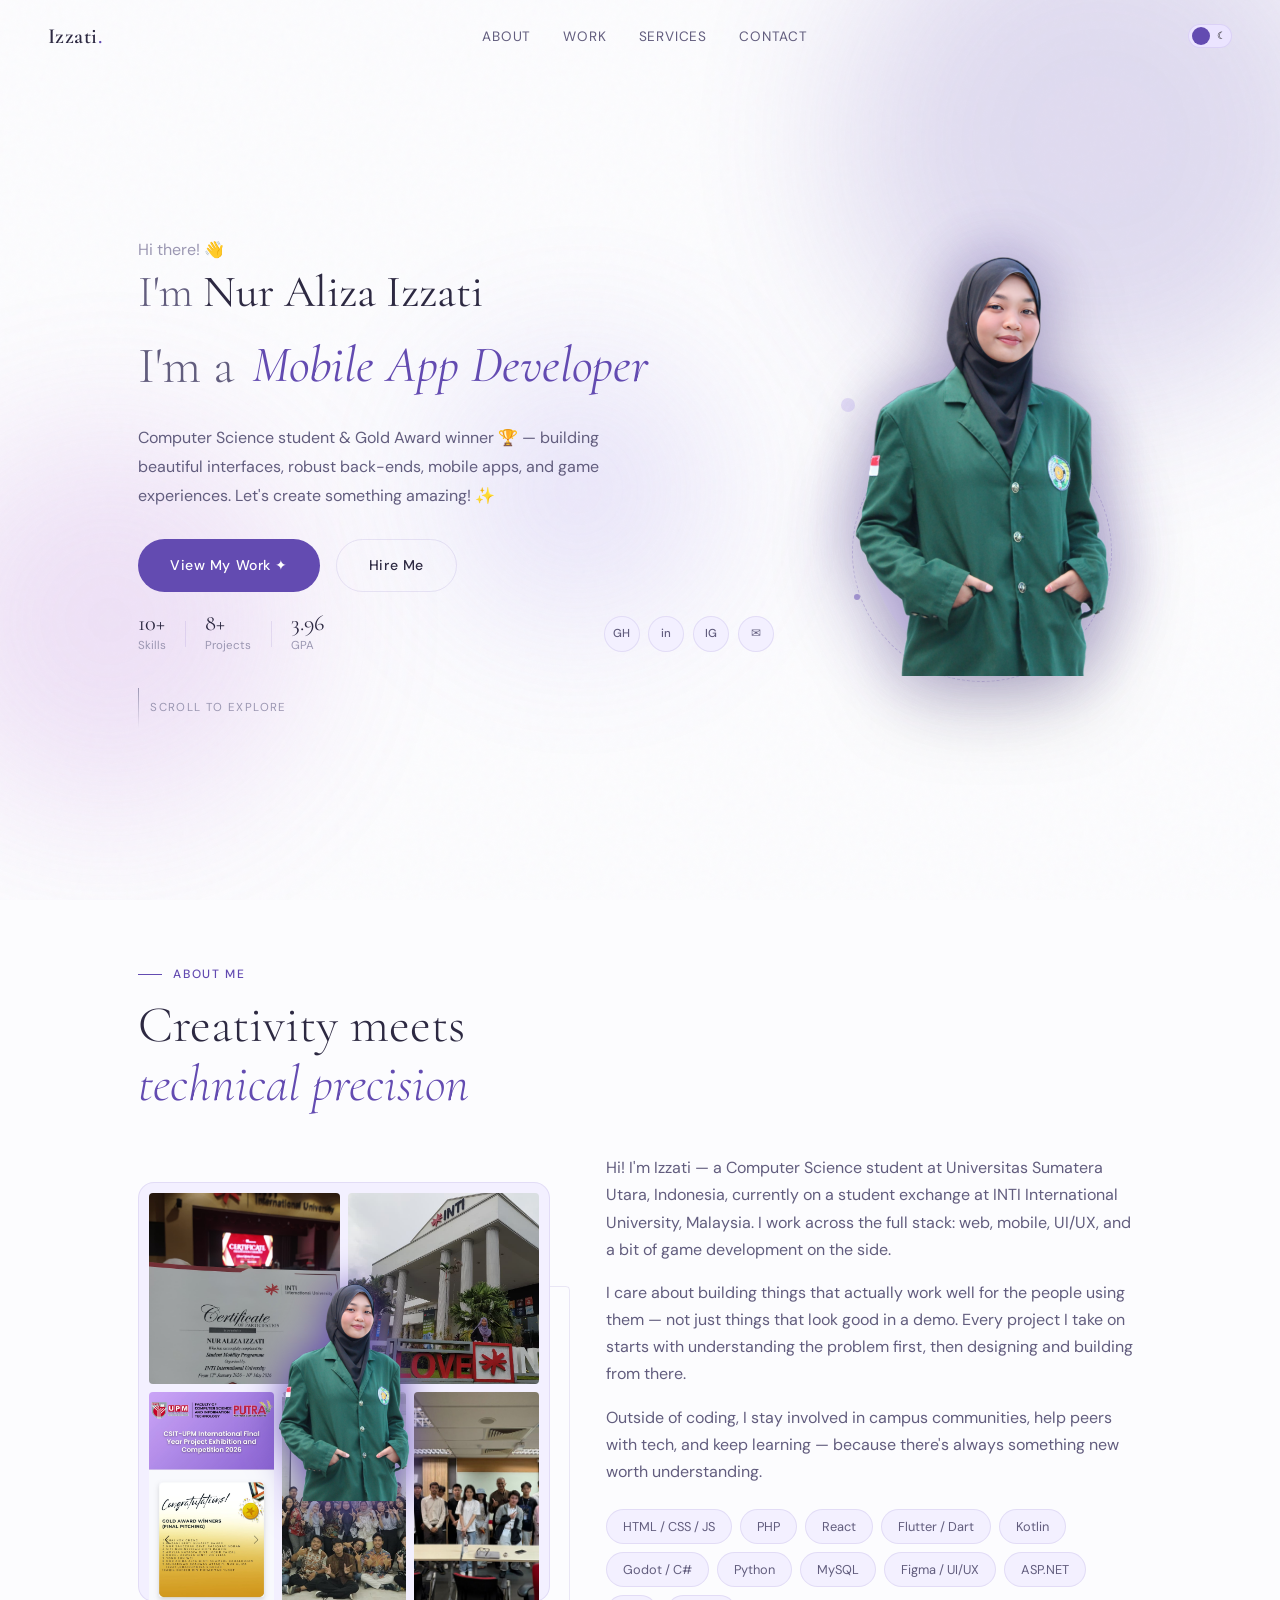
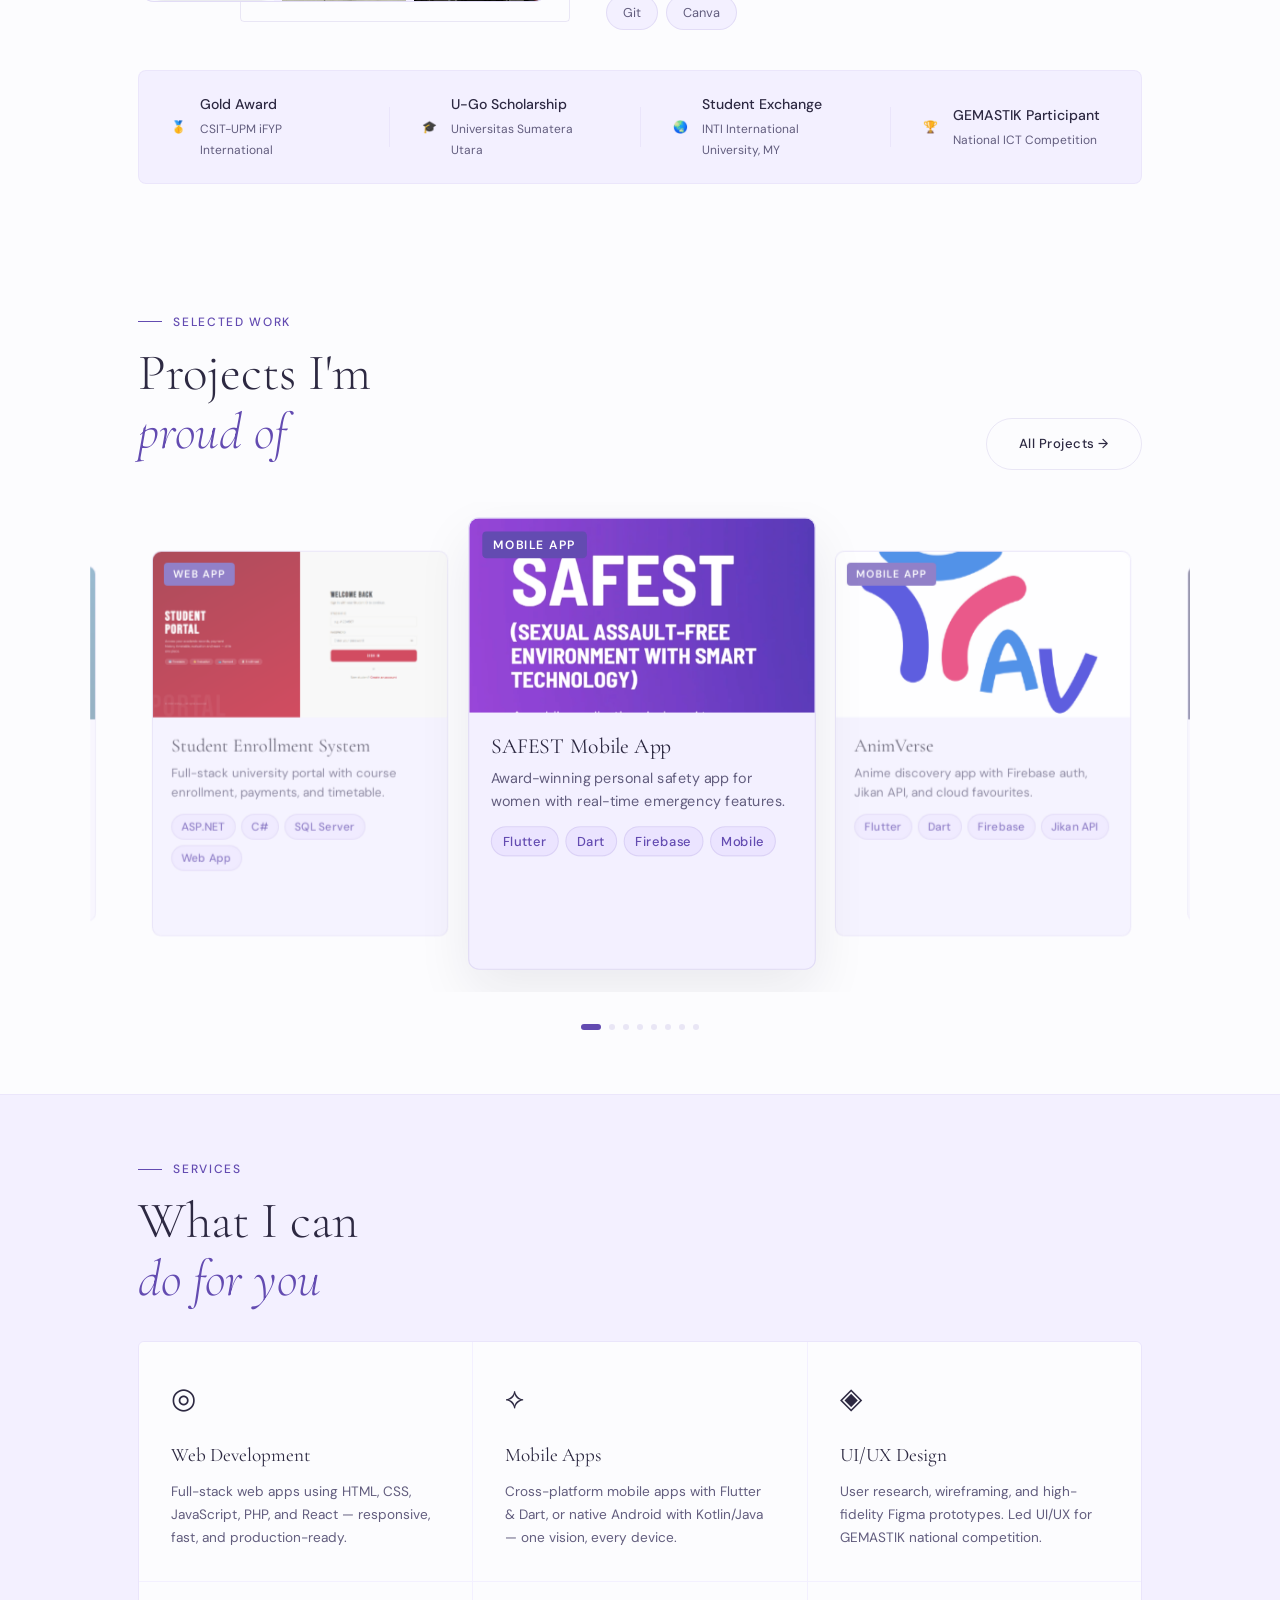
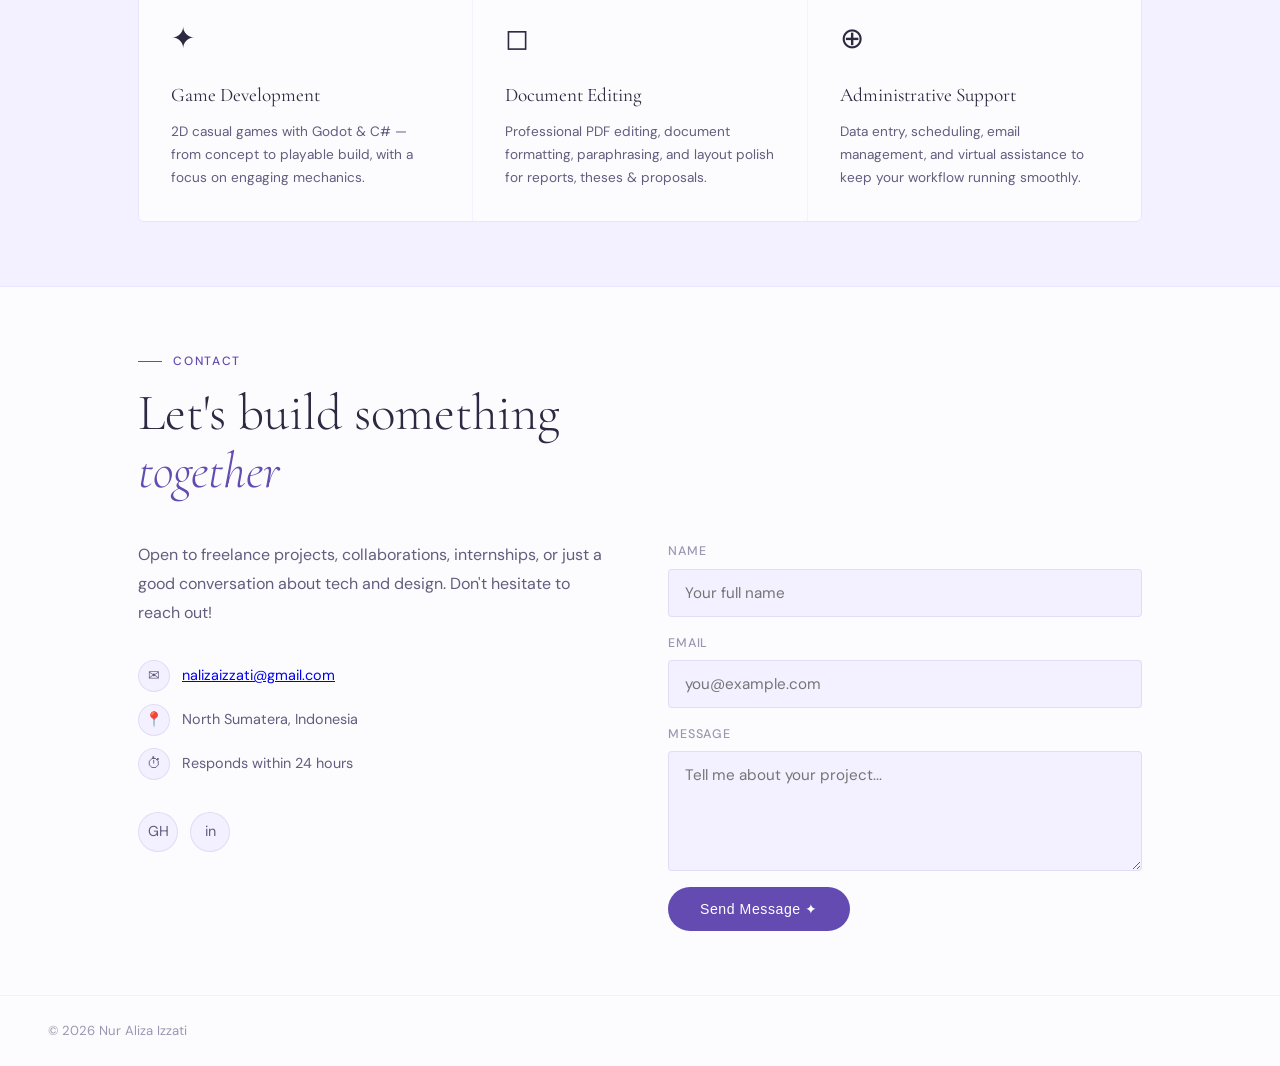
<file: index.html>
<!DOCTYPE html>
<html lang="en" data-theme="light">
<head>
  <meta charset="UTF-8" />
  <meta name="viewport" content="width=device-width, initial-scale=1.0" />
  <title>Nur Aliza Izzati — Portfolio</title>
  <link rel="preconnect" href="https://fonts.googleapis.com" />
  <link rel="preconnect" href="https://fonts.gstatic.com" crossorigin />
  <link href="https://fonts.googleapis.com/css2?family=Cormorant+Garamond:ital,wght@0,300;0,400;0,600;1,300;1,400&family=DM+Sans:wght@300;400;500&display=swap" rel="stylesheet" />
  <link rel="stylesheet" href="css/style.css"/>
</head>
<body>

  <div class="blob-wrap">
    <div class="blob blob-1"></div>
    <div class="blob blob-2"></div>
    <div class="blob blob-3"></div>
  </div>

  <!-- NAV -->
  <nav>
    <a href="#" class="nav-logo">Izzati<span>.</span></a>
    <ul class="nav-links">
      <li><a href="#about">About</a></li>
      <li><a href="#work">Work</a></li>
      <li><a href="#services">Services</a></li>
      <li><a href="#contact">Contact</a></li>
    </ul>
    <div style="display:flex;align-items:center;gap:0.75rem;">
      <button class="theme-toggle" id="themeToggle" aria-label="Toggle dark/light mode">
        <div class="toggle-icons"><span>☀</span><span>☾</span></div>
      </button>
      <button class="nav-hamburger" id="navHamburger" aria-label="Open menu">
        <span></span><span></span><span></span>
      </button>
    </div>
  </nav>

  <!-- Mobile Drawer (taruh tepat setelah </nav>) -->
  <div class="nav-drawer" id="navDrawer">
    <ul>
      <li><a href="#about" class="drawer-link">About</a></li>
      <li><a href="#work" class="drawer-link">Work</a></li>
      <li><a href="#services" class="drawer-link">Services</a></li>
      <li><a href="#contact" class="drawer-link">Contact</a></li>
    </ul>
  </div>

  <main>

    <!-- HERO -->
    <div class="hero">
      <div class="hero-text">
        <p class="hero-greeting">Hi there! 👋</p>
        <h1 class="hero-name">I'm <strong>Nur Aliza Izzati</strong></h1>

        <div class="hero-iam">
          <span class="hero-iam-label">I'm a&nbsp;</span>
          <div class="role-stage">
            <div id="roleText" class="role-item">Full-Stack Developer</div>
          </div>
        </div>
        <div class="role-dots" id="roleDots"></div>

        <p class="hero-tagline">
          Computer Science student & Gold Award winner 🏆 — building beautiful interfaces,
          robust back-ends, mobile apps, and game experiences. Let's create something amazing! ✨
        </p>

        <div class="hero-bottom">
          <div class="hero-cta">
            <a href="#work" class="btn-primary">View My Work ✦</a>
            <a href="#contact" class="btn-outline">Hire Me</a> 
          </div>
          <div class="hero-meta">
            <div class="hero-stat"><strong>10+</strong><span>Skills</span></div>
            <div class="hero-stat-div"></div>
            <div class="hero-stat"><strong>8+</strong><span>Projects</span></div>
            <div class="hero-stat-div"></div>
            <div class="hero-stat"><strong>3.96</strong><span>GPA</span></div>
            <div class="hero-socials">
              <a href="https://github.com/alizzati" target="_blank" class="hero-social" title="GitHub">GH</a>
              <a href="https://linkedin.com/in/nuralizaizzati/" target="_blank" class="hero-social" title="LinkedIn">in</a>
              <a href="https://instagram.com/nalizzati/" target="_blank" class="hero-social" title="Instagram">IG</a>
              <a href="mailto:nalizaizzati@gmail.com" class="hero-social" title="Email">✉</a>
            </div>
          </div>
        </div>

        <div class="hero-scroll-hint">
          <div class="scroll-line"></div>
          Scroll to explore
        </div>
      </div>

      <div class="hero-photo-col">
        <div class="hero-photo-bg"></div>
        <div class="hero-photo-dot"></div>
        <div class="hero-photo-dot"></div>
        <div class="hero-photo-dot"></div>
        <div class="hero-photo-frame">
          <div class="hero-photo-placeholder">
            <img src="/assets/img/izzati.png" alt="Nur Aliza Izzati" />
          </div>
        </div>
      </div>
    </div>

    <!-- ABOUT -->
    <section id="about">
      <div class="reveal">
        <p class="section-label">About Me</p>
        <h2 class="section-title">Creativity meets<br><em>technical precision</em></h2>
      </div>
      <div class="about-grid reveal">
        <div class="about-photo-wrap">
          <div class="about-collect" id="aboutCollect">
            <img src="assets/img/izzati.png" alt="Nur Aliza Izzati" class="collect-self" />
            <div class="about-tag">
              <strong>3.96</strong>Cumulative GPA
            </div>
          </div>
          <div class="about-photo-deco"></div>
        </div>
        <div class="about-text">
          <p>Hi! I'm Izzati — a Computer Science student at Universitas Sumatera Utara, Indonesia, currently on a student exchange at INTI International University, Malaysia. I work across the full stack: web, mobile, UI/UX, and a bit of game development on the side.</p>
          <p>I care about building things that actually work well for the people using them — not just things that look good in a demo. Every project I take on starts with understanding the problem first, then designing and building from there.</p>
          <p>Outside of coding, I stay involved in campus communities, help peers with tech, and keep learning — because there's always something new worth understanding.</p>
          <div class="skills-pills">
            <span class="pill">HTML / CSS / JS</span>
            <span class="pill">PHP</span>
            <span class="pill">React</span>
            <span class="pill">Flutter / Dart</span>
            <span class="pill">Kotlin</span>
            <span class="pill">Godot / C#</span>
            <span class="pill">Python</span>
            <span class="pill">MySQL</span>
            <span class="pill">Figma / UI/UX</span>
            <span class="pill">ASP.NET</span>
            <span class="pill">Git</span>
            <span class="pill">Canva</span>
          </div>
        </div>
      </div>

      <!-- Achievements strip -->
      <div class="achievements-strip reveal">
        <div class="ach-item">
          <span class="ach-icon">🥇</span>
          <div>
            <strong>Gold Award</strong>
            <span>CSIT-UPM iFYP International</span>
          </div>
        </div>
        <div class="ach-divider"></div>
        <div class="ach-item">
          <span class="ach-icon">🎓</span>
          <div>
            <strong>U-Go Scholarship</strong>
            <span>Universitas Sumatera Utara</span>
          </div>
        </div>
        <div class="ach-divider"></div>
        <div class="ach-item">
          <span class="ach-icon">🌏</span>
          <div>
            <strong>Student Exchange</strong>
            <span>INTI International University, MY</span>
          </div>
        </div>
        <div class="ach-divider"></div>
        <div class="ach-item">
          <span class="ach-icon">🏆</span>
          <div>
            <strong>GEMASTIK Participant</strong>
            <span>National ICT Competition</span>
          </div>
        </div>
      </div>
    </section>

    <!-- WORK -->
    <section id="work">
      <div class="work-header reveal">
        <div>
          <p class="section-label">Selected Work</p>
          <h2 class="section-title">Projects I'm<br><em>proud of</em></h2>
        </div>
        <a href="#" class="btn-outline" style="white-space:nowrap; font-size:0.82rem">All Projects →</a>
      </div>

      <div class="carousel-outer">
        <div class="carousel-viewport" id="carouselViewport">
          <div class="carousel-track" id="carouselTrack"></div>
        </div>
      </div>

      <div class="carousel-dots" id="carouselDots"></div>
      <div class="carousel-progress"><div class="carousel-progress-fill" id="carouselProgress"></div></div>
    </section>

    <!-- SERVICES -->
    <div class="services-bg">
      <section id="services">
        <div class="reveal">
          <p class="section-label">Services</p>
          <h2 class="section-title">What I can<br><em>do for you</em></h2>
        </div>
        <div class="services-grid reveal">
          <div class="service-item">
            <span class="service-icon">◎</span>
            <h3 class="service-name">Web Development</h3>
            <p class="service-desc">Full-stack web apps using HTML, CSS, JavaScript, PHP, and React — responsive, fast, and production-ready.</p>
          </div>
          <div class="service-item">
            <span class="service-icon">⟡</span>
            <h3 class="service-name">Mobile Apps</h3>
            <p class="service-desc">Cross-platform mobile apps with Flutter & Dart, or native Android with Kotlin/Java — one vision, every device.</p>
          </div>
          <div class="service-item">
            <span class="service-icon">◈</span>
            <h3 class="service-name">UI/UX Design</h3>
            <p class="service-desc">User research, wireframing, and high-fidelity Figma prototypes. Led UI/UX for GEMASTIK national competition.</p>
          </div>
          <div class="service-item">
            <span class="service-icon">✦</span>
            <h3 class="service-name">Game Development</h3>
            <p class="service-desc">2D casual games with Godot & C# — from concept to playable build, with a focus on engaging mechanics.</p>
          </div>
          <div class="service-item">
            <span class="service-icon">◻</span>
            <h3 class="service-name">Document Editing</h3>
            <p class="service-desc">Professional PDF editing, document formatting, paraphrasing, and layout polish for reports, theses & proposals.</p>
          </div>
          <div class="service-item">
            <span class="service-icon">⊕</span>
            <h3 class="service-name">Administrative Support</h3>
            <p class="service-desc">Data entry, scheduling, email management, and virtual assistance to keep your workflow running smoothly.</p>
          </div>
        </div>
      </section>
    </div>

    <!-- CONTACT -->
    <section id="contact">
      <div class="reveal">
        <p class="section-label">Contact</p>
        <h2 class="section-title">Let's build something<br><em>together</em></h2>
      </div>
      <div class="contact-inner">
        <div class="contact-info reveal">
          <p>Open to freelance projects, collaborations, internships, or just a good conversation about tech and design. Don't hesitate to reach out!</p>
          <div class="contact-detail">
            <div class="contact-row">
              <span>✉</span>
              <span><a href="mailto:nalizaizzati@gmail.com">nalizaizzati@gmail.com</a></span>
            </div>
            <div class="contact-row">
              <span>📍</span>
              <span>North Sumatera, Indonesia</span>
            </div>
            <div class="contact-row">
              <span>⏱</span>
              <span>Responds within 24 hours</span>
            </div>
          </div>
          <div class="socials">
            <a href="https://github.com/alizzati" target="_blank" class="social-btn" title="GitHub">GH</a>
            <a href="https://linkedin.com/in/nuralizaizzati/" target="_blank" class="social-btn" title="LinkedIn">in</a>
          </div>
        </div>
        <form class="contact-form reveal" onsubmit="return false">
          <div class="form-group">
            <label for="name">Name</label>
            <input type="text" id="name" placeholder="Your full name" />
          </div>
          <div class="form-group">
            <label for="email">Email</label>
            <input type="email" id="email" placeholder="you@example.com" />
          </div>
          <div class="form-group">
            <label for="msg">Message</label>
            <textarea id="msg" placeholder="Tell me about your project..."></textarea>
          </div>
          <button type="submit" class="btn-primary" style="align-self:flex-start">Send Message ✦</button>
        </form>
      </div>
    </section>

    <!-- PROJECT DETAIL OVERLAY -->
    <section id="projectDetail" class="detail-overlay" style="display: none;">
      <div class="detail-content">
        <button id="closeDetail" class="close-btn">&times;</button>
        <div id="detailBody"></div>
      </div>
    </section>

  </main>

  <footer>
    <span>© 2026   Nur Aliza Izzati</span>
  </footer>

  <script src="script/main.js"></script>

</body>
</html>
</file>
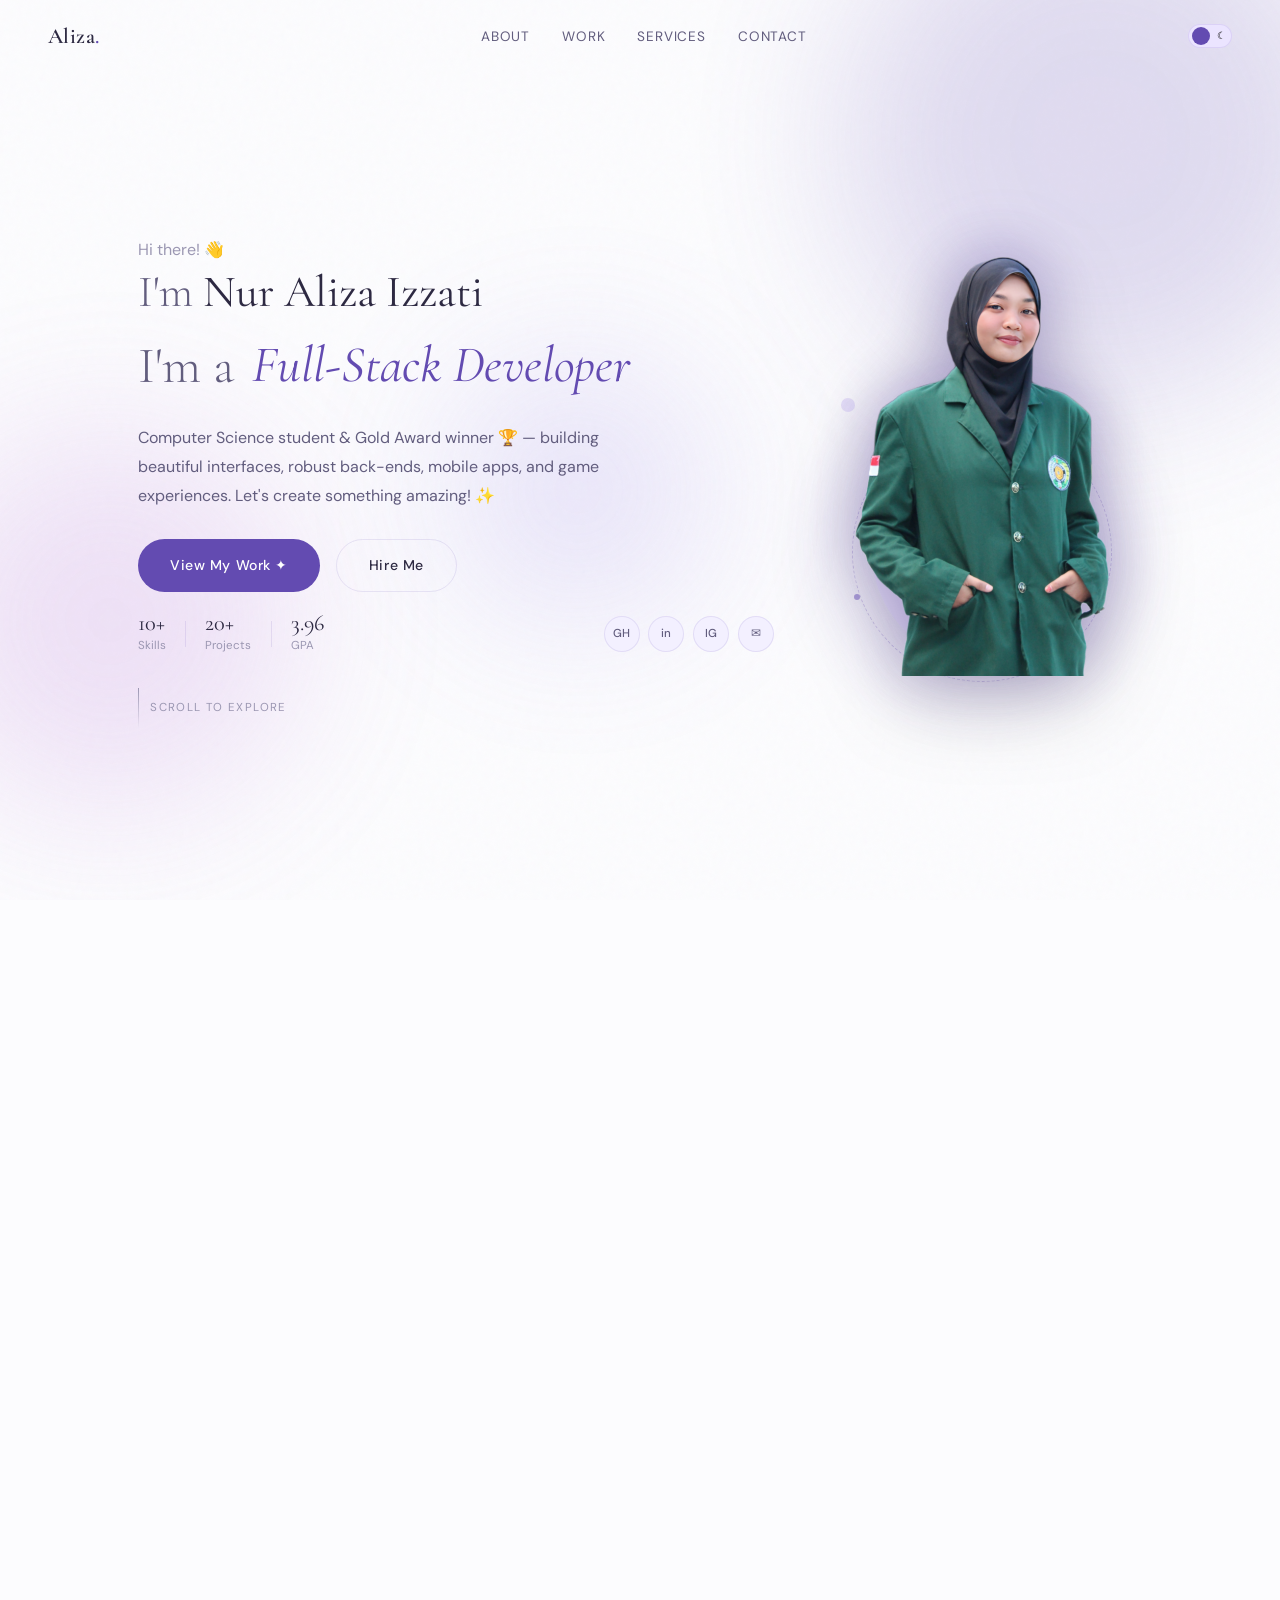
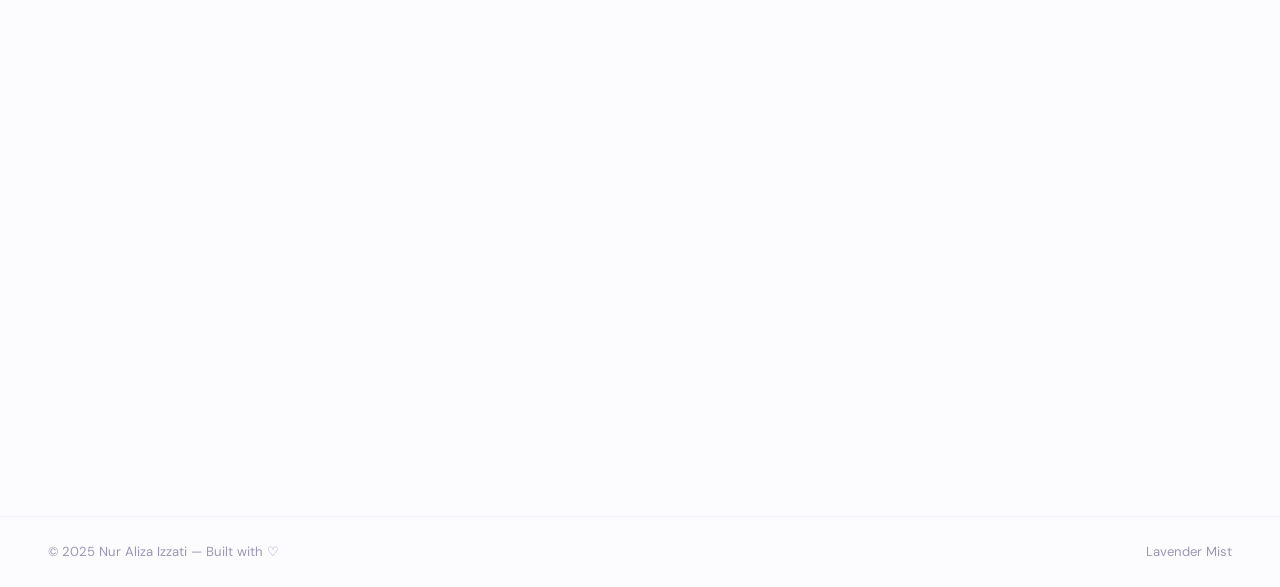
<file: page/index.html>
<!DOCTYPE html>
<html lang="en" data-theme="light">
<head>
  <meta charset="UTF-8" />
  <meta name="viewport" content="width=device-width, initial-scale=1.0" />
  <title>Nur Aliza Izzati — Portfolio</title>
  <link rel="preconnect" href="https://fonts.googleapis.com" />
  <link rel="preconnect" href="https://fonts.gstatic.com" crossorigin />
  <link href="https://fonts.googleapis.com/css2?family=Cormorant+Garamond:ital,wght@0,300;0,400;0,600;1,300;1,400&family=DM+Sans:wght@300;400;500&display=swap" rel="stylesheet" />
  <link rel="stylesheet" href="../css/style.css"/>
</head>
<body>

  <div class="blob-wrap">
    <div class="blob blob-1"></div>
    <div class="blob blob-2"></div>
    <div class="blob blob-3"></div>
  </div>

  <!-- NAV -->
  <nav>
    <a href="#" class="nav-logo">Aliza<span>.</span></a>
    <ul class="nav-links">
      <li><a href="#about">About</a></li>
      <li><a href="#work">Work</a></li>
      <li><a href="#services">Services</a></li>
      <li><a href="#contact">Contact</a></li>
    </ul>
    <button class="theme-toggle" id="themeToggle" aria-label="Toggle dark/light mode">
      <div class="toggle-icons"><span>☀</span><span>☾</span></div>
    </button>
  </nav>

  <main>

    <!-- HERO -->
    <div class="hero">
      <div class="hero-text">
        <p class="hero-greeting">Hi there! 👋</p>
        <h1 class="hero-name">I'm <strong>Nur Aliza Izzati</strong></h1>

        <div class="hero-iam">
          <span class="hero-iam-label">I'm a&nbsp;</span>
          <div class="role-stage">
            <div id="roleText" class="role-item">Full-Stack Developer</div>
          </div>
        </div>
        <div class="role-dots" id="roleDots"></div>

        <p class="hero-tagline">
          Computer Science student & Gold Award winner 🏆 — building beautiful interfaces,
          robust back-ends, mobile apps, and game experiences. Let's create something amazing! ✨
        </p>

        <div class="hero-bottom">
          <div class="hero-cta">
            <a href="#work" class="btn-primary">View My Work ✦</a>
            <a href="#contact" class="btn-outline">Hire Me</a>
          </div>
          <div class="hero-meta">
            <div class="hero-stat"><strong>10+</strong><span>Skills</span></div>
            <div class="hero-stat-div"></div>
            <div class="hero-stat"><strong>20+</strong><span>Projects</span></div>
            <div class="hero-stat-div"></div>
            <div class="hero-stat"><strong>3.96</strong><span>GPA</span></div>
            <div class="hero-socials">
              <a href="https://github.com/alizzati" target="_blank" class="hero-social" title="GitHub">GH</a>
              <a href="https://linkedin.com/in/nuralizaizzati/" target="_blank" class="hero-social" title="LinkedIn">in</a>
              <a href="https://instagram.com/nalizzati/" target="_blank" class="hero-social" title="Instagram">IG</a>
              <a href="mailto:nalizaizzati@gmail.com" class="hero-social" title="Email">✉</a>
            </div>
          </div>
        </div>

        <div class="hero-scroll-hint">
          <div class="scroll-line"></div>
          Scroll to explore
        </div>
      </div>

      <div class="hero-photo-col">
        <div class="hero-photo-bg"></div>
        <div class="hero-photo-dot"></div>
        <div class="hero-photo-dot"></div>
        <div class="hero-photo-dot"></div>
        <div class="hero-photo-frame">
          <div class="hero-photo-placeholder">
            <img src="/assets/img/izzati.png" alt="Nur Aliza Izzati" />
          </div>
        </div>
      </div>
    </div>

    <!-- ABOUT -->
    <section id="about">
      <div class="reveal">
        <p class="section-label">About Me</p>
        <h2 class="section-title">Creativity meets<br><em>technical precision</em></h2>
      </div>
      <div class="about-grid reveal">
        <div class="about-photo-wrap">
          <div class="about-photo">
            🌸
            <div class="about-tag">
              <strong>3.96</strong>Cumulative GPA
            </div>
          </div>
          <div class="about-photo-deco"></div>
        </div>
        <div class="about-text">
          <p>Hi! I'm Aliza — a 3rd-year Computer Science student at Universitas Sumatera Utara, currently on a fully-funded student exchange at INTI International University, Malaysia.</p>
          <p>I'm a <strong>Gold Award Winner</strong> at the CSIT-UPM International iFYP Exhibition & Competition, where I co-engineered a mobile safety app for women. I thrive across the full stack: from crafting elegant UIs and building solid back-ends to developing mobile apps and game experiences.</p>
          <p>When I'm not coding, you'll find me exploring design trends, leading events, or mentoring peers in tech communities.</p>
          <div class="skills-pills">
            <span class="pill">HTML / CSS / JS</span>
            <span class="pill">PHP</span>
            <span class="pill">React</span>
            <span class="pill">Flutter / Dart</span>
            <span class="pill">Kotlin</span>
            <span class="pill">Godot / C#</span>
            <span class="pill">Python</span>
            <span class="pill">MySQL</span>
            <span class="pill">Figma / UI/UX</span>
            <span class="pill">ASP.NET</span>
            <span class="pill">Git</span>
            <span class="pill">Canva</span>
          </div>
        </div>
      </div>

      <!-- Achievements strip -->
      <div class="achievements-strip reveal">
        <div class="ach-item">
          <span class="ach-icon">🥇</span>
          <div>
            <strong>Gold Award</strong>
            <span>CSIT-UPM iFYP International</span>
          </div>
        </div>
        <div class="ach-divider"></div>
        <div class="ach-item">
          <span class="ach-icon">🎓</span>
          <div>
            <strong>U-Go Scholarship</strong>
            <span>Universitas Sumatera Utara</span>
          </div>
        </div>
        <div class="ach-divider"></div>
        <div class="ach-item">
          <span class="ach-icon">🌏</span>
          <div>
            <strong>Student Exchange</strong>
            <span>INTI International University, MY</span>
          </div>
        </div>
        <div class="ach-divider"></div>
        <div class="ach-item">
          <span class="ach-icon">🏆</span>
          <div>
            <strong>GEMASTIK Participant</strong>
            <span>National ICT Competition</span>
          </div>
        </div>
      </div>
    </section>

    <!-- WORK -->
    <section id="work">
      <div class="work-header reveal">
        <div>
          <p class="section-label">Selected Work</p>
          <h2 class="section-title">Projects I'm<br><em>proud of</em></h2>
        </div>
        <a href="#" class="btn-outline" style="white-space:nowrap; font-size:0.82rem">All Projects →</a>
      </div>

      <div class="carousel-outer">
        <div class="carousel-viewport" id="carouselViewport">
          <div class="carousel-track" id="carouselTrack"></div>
        </div>
      </div>

      <div class="carousel-dots" id="carouselDots"></div>
      <div class="carousel-progress"><div class="carousel-progress-fill" id="carouselProgress"></div></div>
    </section>

    <!-- SERVICES -->
    <div class="services-bg">
      <section id="services">
        <div class="reveal">
          <p class="section-label">Services</p>
          <h2 class="section-title">What I can<br><em>do for you</em></h2>
        </div>
        <div class="services-grid reveal">
          <div class="service-item">
            <span class="service-icon">◎</span>
            <h3 class="service-name">Web Development</h3>
            <p class="service-desc">Full-stack web apps using HTML, CSS, JavaScript, PHP, and React — responsive, fast, and production-ready.</p>
          </div>
          <div class="service-item">
            <span class="service-icon">⟡</span>
            <h3 class="service-name">Mobile Apps</h3>
            <p class="service-desc">Cross-platform mobile apps with Flutter & Dart, or native Android with Kotlin/Java — one vision, every device.</p>
          </div>
          <div class="service-item">
            <span class="service-icon">◈</span>
            <h3 class="service-name">UI/UX Design</h3>
            <p class="service-desc">User research, wireframing, and high-fidelity Figma prototypes. Led UI/UX for GEMASTIK national competition.</p>
          </div>
          <div class="service-item">
            <span class="service-icon">✦</span>
            <h3 class="service-name">Game Development</h3>
            <p class="service-desc">2D casual games with Godot & C# — from concept to playable build, with a focus on engaging mechanics.</p>
          </div>
          <div class="service-item">
            <span class="service-icon">◻</span>
            <h3 class="service-name">Document Editing</h3>
            <p class="service-desc">Professional PDF editing, document formatting, paraphrasing, and layout polish for reports, theses & proposals.</p>
          </div>
          <div class="service-item">
            <span class="service-icon">⊕</span>
            <h3 class="service-name">Administrative Support</h3>
            <p class="service-desc">Data entry, scheduling, email management, and virtual assistance to keep your workflow running smoothly.</p>
          </div>
        </div>
      </section>
    </div>

    <!-- CONTACT -->
    <section id="contact">
      <div class="reveal">
        <p class="section-label">Contact</p>
        <h2 class="section-title">Let's build something<br><em>together</em></h2>
      </div>
      <div class="contact-inner">
        <div class="contact-info reveal">
          <p>Open to freelance projects, collaborations, internships, or just a good conversation about tech and design. Don't hesitate to reach out!</p>
          <div class="contact-detail">
            <div class="contact-row">
              <span>✉</span>
              <span><a href="mailto:nalizaizzati@gmail.com">nalizaizzati@gmail.com</a></span>
            </div>
            <div class="contact-row">
              <span>📍</span>
              <span>Nilai, Malaysia (Exchange) / North Sumatera, Indonesia</span>
            </div>
            <div class="contact-row">
              <span>⏱</span>
              <span>Responds within 24 hours</span>
            </div>
          </div>
          <div class="socials">
            <a href="https://github.com/alizzati" target="_blank" class="social-btn" title="GitHub">GH</a>
            <a href="https://linkedin.com/in/nuralizaizzati/" target="_blank" class="social-btn" title="LinkedIn">in</a>
          </div>
        </div>
        <form class="contact-form reveal" onsubmit="return false">
          <div class="form-group">
            <label for="name">Name</label>
            <input type="text" id="name" placeholder="Your full name" />
          </div>
          <div class="form-group">
            <label for="email">Email</label>
            <input type="email" id="email" placeholder="you@example.com" />
          </div>
          <div class="form-group">
            <label for="msg">Message</label>
            <textarea id="msg" placeholder="Tell me about your project..."></textarea>
          </div>
          <button type="submit" class="btn-primary" style="align-self:flex-start">Send Message ✦</button>
        </form>
      </div>
    </section>

    <!-- PROJECT DETAIL OVERLAY -->
    <section id="projectDetail" class="detail-overlay" style="display: none;">
      <div class="detail-content">
        <button id="closeDetail" class="close-btn">&times;</button>
        <div id="detailBody"></div>
      </div>
    </section>

  </main>

  <footer>
    <span>© 2025 Nur Aliza Izzati — Built with ♡</span>
    <span>Lavender Mist</span>
  </footer>

  <script src="../script/main.js"></script>
</body>
</html>
</file>
<file: css/style.css>
:root {
  --bg:        #FCFCFE; /* Lebih putih agar teks lebih tajam */
  --surface:   #F3F0FF; /* Soft lavender tint */
  --surface2:  #EBE4FF; 
  --text:      #2D2942; /* Sedikit lebih terang dari hitam pekat agar tidak menusuk */
  --text-sec:  #625D7E;
  --accent:    #634BB1; /* Ungu yang lebih dalam untuk aksesibilitas */
  --accent-lt: #8B73E1;
  --muted:     #9B97B2;
  --border:    rgba(99, 75, 177, 0.12);
  --border2:   rgba(99, 75, 177, 0.06);
  --shadow:    rgba(31, 27, 56, 0.08);
  --nav-bg:    rgba(252, 252, 254, 0.85);
}
[data-theme="dark"] {
  --bg:        #0E0C1A;
  --surface:   #17142A;
  --surface2:  #1F1B38;
  --text:      #EAE8F8;
  --text-sec:  #B0AACB;
  --accent:    #9A85E5;
  --accent-lt: #B8A8EF;
  --muted:     #6A667A;
  --border:    rgba(154, 133, 229, 0.18);
  --border2:   rgba(154, 133, 229, 0.08);
  --shadow:    rgba(0, 0, 0, 0.35);
  --nav-bg:    rgba(14, 12, 26, 0.88);
}

/* ---- RESET ---- */
*, *::before, *::after { box-sizing: border-box; margin: 0; padding: 0; }
html { scroll-behavior: smooth; }
body {
  font-family: 'DM Sans', sans-serif;
  background: var(--bg);
  color: var(--text);
  transition: background 0.4s ease, color 0.4s ease;
  overflow-x: hidden;
  line-height: 1.7;
}

/* ---- NOISE OVERLAY ---- */
body::before {
  content: '';
  position: fixed; inset: 0;
  background-image: url("data:image/svg+xml,%3Csvg viewBox='0 0 200 200' xmlns='http://www.w3.org/2000/svg'%3E%3Cfilter id='n'%3E%3CfeTurbulence type='fractalNoise' baseFrequency='0.75' numOctaves='4' stitchTiles='stitch'/%3E%3C/filter%3E%3Crect width='100%25' height='100%25' filter='url(%23n)' opacity='1'/%3E%3C/svg%3E");
  opacity: 0.025;
  pointer-events: none;
  z-index: 0;
}

/* ---- BLOB BG ---- */
.blob-wrap {
  position: fixed; inset: 0; pointer-events: none; z-index: 0; overflow: hidden;
}
.blob {
  position: absolute;
  border-radius: 50%;
  filter: blur(80px);
  opacity: 0.18;
  animation: drift 18s ease-in-out infinite alternate;
}
[data-theme="dark"] .blob { opacity: 0.12; }
.blob-1 { width: 520px; height: 520px; background: var(--accent); top: -120px; right: -80px; animation-duration: 22s; }
.blob-2 { width: 380px; height: 380px; background: #B36BD4; bottom: 10%; left: -80px; animation-duration: 17s; animation-delay: -5s; }
.blob-3 { width: 260px; height: 260px; background: var(--accent-lt); top: 40%; left: 35%; animation-duration: 25s; animation-delay: -11s; }
@keyframes drift {
  from { transform: translate(0, 0) scale(1); }
  to   { transform: translate(30px, 40px) scale(1.08); }
}

/* ---- NAV ---- */
nav {
  position: fixed; top: 0; left: 0; right: 0; z-index: 100;
  display: flex; align-items: center; justify-content: space-between;
  padding: 1.1rem 3rem;
  background: transparent;
  backdrop-filter: blur(0px);
  border-bottom: 1px solid transparent;
  transition: background 0.45s ease, backdrop-filter 0.45s ease, border-color 0.45s ease, padding 0.35s ease;
}
nav.scrolled {
  background: var(--nav-bg);
  backdrop-filter: blur(16px);
  border-bottom: 1px solid var(--border2);
  padding: 0.75rem 3rem;
}
.nav-logo {
  font-family: 'Cormorant Garamond', serif;
  font-size: 1.35rem; font-weight: 600;
  letter-spacing: 0.02em;
  color: var(--text); text-decoration: none;
}
.nav-logo span { color: var(--accent); }
.nav-links {
  display: flex; align-items: center; gap: 2rem; list-style: none;
}
.nav-links a {
  font-size: 0.85rem; font-weight: 400;
  letter-spacing: 0.06em; text-transform: uppercase;
  color: var(--text-sec); text-decoration: none;
  transition: color 0.2s; position: relative;
}
.nav-links a::after {
  content: '';
  position: absolute; bottom: -3px; left: 0; right: 0;
  height: 1px; background: var(--accent);
  transform: scaleX(0); transform-origin: left;
  transition: transform 0.25s ease;
}
.nav-links a:hover { color: var(--text); }
.nav-links a:hover::after { transform: scaleX(1); }

/* ---- HAMBURGER BUTTON ---- */
.nav-hamburger {
  display: none;
  flex-direction: column;
  justify-content: center;
  gap: 5px;
  width: 36px; height: 36px;
  background: none; border: none;
  cursor: pointer; padding: 4px;
  z-index: 200;
  flex-shrink: 0;
}
.nav-hamburger span {
  display: block;
  width: 22px; height: 2px;
  background: var(--text);
  border-radius: 2px;
  transition: transform 0.3s ease, opacity 0.3s ease, width 0.3s ease;
  transform-origin: center;
}
/* X state */
.nav-hamburger.is-open span:nth-child(1) { transform: translateY(7px) rotate(45deg); }
.nav-hamburger.is-open span:nth-child(2) { opacity: 0; width: 0; }
.nav-hamburger.is-open span:nth-child(3) { transform: translateY(-7px) rotate(-45deg); }

/* ---- MOBILE NAV DRAWER ---- */
.nav-drawer {
  display: none;
  position: fixed;
  top: 0; left: 0; right: 0;
  background: var(--nav-bg);
  backdrop-filter: blur(20px);
  -webkit-backdrop-filter: blur(20px);
  border-bottom: 1px solid var(--border);
  z-index: 150;
  padding: 5rem 1.5rem 2rem;
  transform: translateY(-110%);
  transition: transform 0.35s cubic-bezier(0.4, 0, 0.2, 1);
}
.nav-drawer.is-open {
  transform: translateY(0);
}
.nav-drawer ul {
  list-style: none;
  display: flex;
  flex-direction: column;
  gap: 0;
}
.nav-drawer ul li {
  border-bottom: 1px solid var(--border2);
}
.nav-drawer ul li:first-child {
  border-top: 1px solid var(--border2);
}
.nav-drawer ul li a {
  display: block;
  padding: 1rem 0.25rem;
  font-size: 0.9rem; font-weight: 400;
  letter-spacing: 0.08em; text-transform: uppercase;
  color: var(--text-sec); text-decoration: none;
  transition: color 0.2s, padding-left 0.2s;
}
.nav-drawer ul li a:hover,
.nav-drawer ul li a:active {
  color: var(--accent);
  padding-left: 0.75rem;
}
.theme-toggle {
  width: 44px; height: 24px;
  background: var(--surface2);
  border-radius: 12px; border: 1px solid var(--border);
  cursor: pointer; position: relative;
  transition: background 0.3s; flex-shrink: 0;
}
.theme-toggle::after {
  content: '';
  position: absolute;
  width: 18px; height: 18px; border-radius: 50%;
  background: var(--accent);
  top: 2px; left: 3px;
  transition: transform 0.3s ease, background 0.3s;
}
[data-theme="dark"] .theme-toggle::after { transform: translateX(19px); }
.toggle-icons {
  position: absolute; inset: 0;
  display: flex; align-items: center; justify-content: space-between;
  padding: 0 5px; font-size: 10px; pointer-events: none;
}

/* ---- MAIN WRAPPER ---- */
main { position: relative; z-index: 1; }

/* ============================================================
   HERO SECTION
   ============================================================ */
.hero {
  min-height: 100svh;
  height: auto;
  display: grid;
  grid-template-columns: 1fr auto;
  align-items: center;
  gap: 3rem;
  padding: 7rem 3rem 3rem;
  max-width: 1100px; margin: 0 auto;
  position: relative;
}

/* Left column — text */
.hero-text { display: flex; flex-direction: column; }

/* 1. Greeting */
.hero-greeting {
  font-size: 1rem; font-weight: 400;
  color: var(--muted);
  margin-bottom: 0.2rem;
  opacity: 0;
  animation: fadeUp 0.6s ease forwards 0.15s;
}

/* 2. Name */
.hero-name {
  font-family: 'Cormorant Garamond', serif;
  font-size: clamp(1.8rem, 3.5vw, 3rem);
  font-weight: 300; line-height: 1.15;
  color: var(--text-sec);
  margin-bottom: 0.9rem;
  opacity: 0;
  animation: fadeUp 0.7s ease forwards 0.3s;
}
.hero-name strong { color: var(--text); font-weight: 400; }

/* 3. Role line — "I'm a [role]" same size, only role animates */
.hero-iam {
  display: flex; align-items: center; flex-wrap: wrap; gap: 0.4rem;
  margin-bottom: 1.4rem;
  opacity: 0;
  animation: fadeUp 0.7s ease forwards 0.45s;
}
.hero-iam-label {
  font-family: 'Cormorant Garamond', serif;
  font-size: clamp(1.8rem, 4vw, 3.2rem);
  font-weight: 300; color: var(--text-sec);
  white-space: nowrap; flex-shrink: 0;
  line-height: 1.2;
}
.role-stage {
  overflow: hidden;
  height: calc(clamp(1.8rem, 4vw, 3.2rem) * 1.35);
  position: relative;
  min-width: 0;
  flex: 1 1 200px; /* allows wrapping on very small screens */
}
.role-item {
  position: absolute; inset: 0;
  display: flex; align-items: center;
  font-family: 'Cormorant Garamond', serif;
  font-size: clamp(1.8rem, 4vw, 3.2rem);
  font-style: italic; font-weight: 400;
  color: var(--accent);
  white-space: nowrap;
  line-height: 1.2;
  padding-bottom: 0.06em;
}

/* No dots — hidden */
.role-dots { display: none; }
.role-dot {
  width: 5px; height: 5px; border-radius: 50%;
  background: var(--border);
  transition: background 0.3s, transform 0.3s; cursor: pointer;
}
.role-dot.active { background: var(--accent); transform: scale(1.35); }

/* Tagline */
.hero-tagline {
  font-size: 1rem; color: var(--text-sec);
  max-width: 480px; line-height: 1.8;
  margin-bottom: 1.8rem;
  opacity: 0;
  animation: fadeUp 0.7s ease forwards 0.75s;
}

/* CTA + Stats + Socials */
.hero-bottom {
  display: flex; flex-direction: column; gap: 1.2rem;
  opacity: 0;
  animation: fadeUp 0.7s ease forwards 0.9s;
}
.hero-cta { display: flex; gap: 1rem; flex-wrap: wrap; }
.hero-meta {
  display: flex; align-items: center; gap: 1.2rem; flex-wrap: wrap;
}
.hero-stat { display: flex; flex-direction: column; }
.hero-stat strong {
  font-family: 'Cormorant Garamond', serif;
  font-size: 1.4rem; font-weight: 400;
  color: var(--text); line-height: 1;
}
.hero-stat span { color: var(--muted); font-size: 0.72rem; margin-top: 2px; }
.hero-stat-div { width: 1px; height: 26px; background: var(--border); }
.hero-socials { display: flex; gap: 0.55rem; margin-left: auto; }
.hero-social {
  width: 36px; height: 36px; border-radius: 50%;
  background: var(--surface); border: 1px solid var(--border);
  display: flex; align-items: center; justify-content: center;
  font-size: 0.72rem; font-weight: 500; color: var(--text-sec);
  text-decoration: none;
  transition: border-color 0.2s, color 0.2s, transform 0.2s;
}
.hero-social:hover { border-color: var(--accent); color: var(--accent); transform: translateY(-2px); }

/* Scroll hint */
.hero-scroll-hint {
  margin-top: 2rem;
  display: flex; align-items: center; gap: 0.7rem;
  font-size: 0.72rem; letter-spacing: 0.12em; text-transform: uppercase;
  color: var(--muted);
  opacity: 0;
  animation: fadeUp 0.6s ease forwards 1s;
}
.scroll-line {
  width: 1px; height: 40px;
  background: linear-gradient(to bottom, var(--muted), transparent);
  animation: scrollPulse 2s ease-in-out infinite;
}

.hero-photo-col {
  position: relative;
  width: 320px;
  height: 420px;
  flex-shrink: 0;
  opacity: 0;
  animation: fadeUp 0.8s ease forwards 0.5s;
}

/* ── Glow blob di belakang foto ── */
.hero-photo-bg {
  position: absolute;
  width: 280px; height: 280px;
  border-radius: 50%;
  background: radial-gradient(circle at 40% 40%, var(--accent-lt), var(--accent));
  opacity: 0.18;
  bottom: 0; left: 50%;
  transform: translateX(-50%);
  filter: blur(40px);
  z-index: 0;
  animation: glowPulse 5s ease-in-out infinite alternate;
}
[data-theme="dark"] .hero-photo-bg { opacity: 0.28; }
@keyframes glowPulse {
  from { opacity: 0.15; transform: translateX(-50%) scale(1); }
  to   { opacity: 0.28; transform: translateX(-50%) scale(1.12); }
}

/* ── Ring dekoratif tipis di belakang ── */
.hero-photo-col::before {
  content: '';
  position: absolute;
  width: 260px; height: 260px;
  border-radius: 50%;
  border: 1px dashed var(--accent);
  opacity: 0.25;
  bottom: 10px; left: 50%;
  transform: translateX(-50%);
  animation: spinSlow 25s linear infinite;
  z-index: 0;
}
.hero-photo-col::after {
  content: '';
  position: absolute;
  width: 220px; height: 220px;
  border-radius: 50%;
  background: var(--surface2);
  bottom: 30px; left: 50%;
  transform: translateX(-50%);
  z-index: 1;
}
@keyframes spinSlow {
  from { transform: translateX(-50%) rotate(0deg); }
  to   { transform: translateX(-50%) rotate(360deg); }
}

/* ── Dot aksen mengambang ── */
.hero-photo-dot {
  position: absolute;
  border-radius: 50%;
  background: var(--accent);
  z-index: 3;
}
.hero-photo-dot:nth-child(1) {
  width: 10px; height: 10px;
  top: 18%; right: 12%;
  opacity: 0.7;
  animation: floatDot 4s ease-in-out infinite alternate;
}
.hero-photo-dot:nth-child(2) {
  width: 6px; height: 6px;
  bottom: 22%; left: 10%;
  opacity: 0.5;
  animation: floatDot 5.5s ease-in-out infinite alternate-reverse;
}
.hero-photo-dot:nth-child(3) {
  width: 14px; height: 14px;
  top: 30%; left: 6%;
  opacity: 0.2;
  background: var(--accent-lt);
  animation: floatDot 6s ease-in-out infinite alternate;
}
@keyframes floatDot {
  from { transform: translateY(0); }
  to   { transform: translateY(-12px); }
}

/* ── Frame foto — memanfaatkan background transparan PNG ── */
.hero-photo-frame {
  position: absolute;
  bottom: 0; left: 50%;
  transform: translateX(-50%);
  z-index: 2;
  width: 100%;
  display: flex;
  align-items: flex-end;
  justify-content: center;
}

.hero-photo-frame img {
  width: 88%;
  height: auto;
  object-fit: contain;
  object-position: bottom center;
  filter: drop-shadow(0 -8px 30px rgba(99, 75, 177, 0.35))
          drop-shadow(0 20px 40px rgba(0, 0, 0, 0.2));
  transition: filter 0.4s ease, transform 0.4s ease;
}
.hero-photo-frame img:hover {
  filter: drop-shadow(0 -8px 40px rgba(138, 116, 225, 0.55))
          drop-shadow(0 20px 50px rgba(0, 0, 0, 0.25));
  transform: translateY(-4px);
}

/* Placeholder shown when no img */
.hero-photo-placeholder {
  display: flex; flex-direction: column; align-items: center; gap: 0.5rem;
  color: var(--muted); font-size: 0.78rem; text-align: center; padding: 1rem;
}
.hero-photo-placeholder span { font-size: 2.5rem; }

/* ---- BUTTONS ---- */
.btn-primary {
  display: inline-flex; align-items: center; gap: 0.5rem;
  padding: 0.85rem 2rem; background: var(--accent); color: #fff;
  font-size: 0.88rem; font-weight: 500; letter-spacing: 0.04em;
  border-radius: 40px; text-decoration: none; border: none; cursor: pointer;
  transition: transform 0.2s, box-shadow 0.2s;
}
.btn-primary:hover { transform: translateY(-2px); box-shadow: 0 10px 30px var(--shadow); }
.btn-outline {
  display: inline-flex; align-items: center; gap: 0.5rem;
  padding: 0.85rem 2rem; background: transparent; color: var(--text);
  font-size: 0.88rem; font-weight: 500; letter-spacing: 0.04em;
  border-radius: 40px; text-decoration: none; border: 1px solid var(--border); cursor: pointer;
  transition: border-color 0.2s, color 0.2s, transform 0.2s;
}
.btn-outline:hover { border-color: var(--accent); color: var(--accent); transform: translateY(-2px); }

/* ============================================================
   SECTIONS COMMON
   ============================================================ */
section {
  max-width: 1100px; margin: 0 auto;
  padding: 4rem 3rem;
}
.section-label {
  font-size: 0.75rem; font-weight: 500;
  letter-spacing: 0.14em; text-transform: uppercase;
  color: var(--accent); margin-bottom: 0.75rem;
  display: flex; align-items: center; gap: 0.7rem;
}
.section-label::before { content: ''; width: 24px; height: 1px; background: var(--accent); }
.section-title {
  font-family: 'Cormorant Garamond', serif;
  font-size: clamp(2rem, 4vw, 3.2rem); font-weight: 300;
  line-height: 1.15; color: var(--text); margin-bottom: 0.5rem;
}
.section-title em { font-style: italic; color: var(--accent); }

/* ---- ACHIEVEMENTS STRIP ---- */
.achievements-strip {
  display: flex;
  align-items: center;
  gap: 0;
  margin-top: 2.5rem;
  background: var(--surface);
  border: 1px solid var(--border2);
  border-radius: 8px;
  overflow: hidden;
  flex-wrap: wrap;
}
.ach-item {
  display: flex;
  align-items: center;
  gap: 0.9rem;
  padding: 1.4rem 2rem;
  flex: 1 1 180px;
}
.ach-icon {
  font-size: 1.6rem;
  flex-shrink: 0;
}
.ach-item div {
  display: flex;
  flex-direction: column;
  gap: 2px;
}
.ach-item strong {
  font-size: 0.88rem;
  font-weight: 500;
  color: var(--text);
}
.ach-item span {
  font-size: 0.75rem;
  color: var(--text-sec);
}
.ach-divider {
  width: 1px;
  height: 40px;
  background: var(--border2);
  flex-shrink: 0;
}
@media (max-width: 768px) {
  .ach-divider { display: none; }
  .ach-item { border-bottom: 1px solid var(--border2); }
  .ach-item:last-child { border-bottom: none; }
}

/* ---- ABOUT ---- */
.about-grid {
  display: grid; grid-template-columns: 1fr 1.3fr;
  gap: 3.5rem; align-items: center; margin-top: 2.5rem;
}
.about-photo-wrap { position: relative; }

.about-collect {
  width: 100%;
  height: 420px;
  display: grid;
  grid-template-columns: repeat(6, 1fr);
  /* PAKSA 6 baris membagi rata tinggi box */
  grid-template-rows: repeat(4, 1fr); 
  gap: 8px; /* Jarak antar foto */
  padding: 10px;
  overflow: hidden;
  background: var(--surface);
  border-radius: 16px;
  border: 1px solid var(--border);
  position: relative;
}

/* Style Item Foto */
.collect-img {
  width: 100%;
  height: 100%;
  object-fit: cover;
  border-radius: 4px;
  cursor: pointer;
  transition: transform 0.2s ease, filter 0,2 ease;
}

.collect-img:hover {
  filter: brightness(1.1);
  transform: scale(0.98);
  z-index: 10;
}

.collect-img:nth-child(1), .collect-img:nth-child(2) { grid-column: span 3; }
/* Baris 2 */
.collect-img:nth-child(3), .collect-img:nth-child(4), .collect-img:nth-child(5) { grid-column: span 2; }
/* Baris 3 */
.collect-img:nth-child(6), .collect-img:nth-child(7) { grid-column: span 3; }
/* Baris 4 */
.collect-img:nth-child(8), .collect-img:nth-child(9), .collect-img:nth-child(10) { grid-column: span 2; }
/* Baris 5 */
.collect-img:nth-child(11), .collect-img:nth-child(12) { grid-column: span 3; }

.collect-self-main {
  position: absolute;
  top: 50%;
  left: 50%;
  transform: translate(-50%, -50%);
  width: 32%; /* Ukuran lebih proporsional agar tidak 'mencekik' box */
  z-index: 100;
  border-radius: 12px;
  filter: drop-shadow(0 0 20px var(--accent));
  transition: all 0.4s cubic-bezier(0.175, 0.885, 0.32, 1.275);
}

.collect-self-main:hover {
  width: 38%; /* Membesar sedikit */
  filter: drop-shadow(0 0 20px var(--accent-lt));
  cursor: pointer;
}

/* Overlay Modal untuk Rasio Asli */
.photo-modal {
  position: fixed;
  top: 0; left: 0; width: 100%; height: 100%;
  background: rgba(0,0,0,0.85);
  display: flex;
  justify-content: center;
  align-items: center;
  z-index: 2000;
  cursor: zoom-out;
}

.photo-modal img {
  max-width: 90%;
  max-height: 90%;
  border-radius: 8px;
  box-shadow: 0 10px 30px rgba(0,0,0,0.5);
}

@media (max-width: 768px) {
  .about-collect {
    height: 350px; /* Lebih pendek di layar kecil agar tidak menutupi teks */
    gap: 4px;
    padding: 4px;
  }
}

@media (max-width: 480px) {
  .collect-self-main {
    width: 40%; /* Sedikit lebih besar di HP agar terlihat jelas */
  }
}

.about-photo-deco {
  position: absolute; bottom: -20px; right: -20px;
  width: 80%; height: 80%;
  border: 1px solid var(--border); border-radius: 4px; z-index: -1;
}
.about-tag {
  position: absolute; bottom: 1.5rem; left: 1.5rem;
  background: var(--surface2); border: 1px solid var(--border);
  border-radius: 2px; padding: 0.6rem 1rem;
  font-size: 0.78rem; color: var(--text-sec); backdrop-filter: blur(8px);
  z-index: 40;
}
.about-tag strong { color: var(--text); font-weight: 500; display: block; font-size: 1rem; }
.about-text p { color: var(--text-sec); margin-bottom: 1rem; font-size: 1rem; }
.skills-pills { display: flex; flex-wrap: wrap; gap: 0.5rem; margin-top: 1.5rem; }
.pill {
  padding: 0.35rem 1rem; border-radius: 40px;
  font-size: 0.8rem; font-weight: 400;
  background: var(--surface); border: 1px solid var(--border);
  color: var(--text-sec); transition: border-color 0.2s, color 0.2s;
}
.pill:hover { border-color: var(--accent); color: var(--accent); }

/* ---- WORK ---- */
.work-header {
  display: flex; justify-content: space-between; align-items: flex-end;
  margin-bottom: 2rem;
}

/* Outer wrapper — section has overflow hidden, cards won't bleed outside */
.carousel-outer {
  overflow: hidden;
  margin: 0 -3rem; /* bleed to section edges */
  padding: 2rem 3rem 2.5rem;
}

.carousel-viewport {
  overflow: visible;
  position: relative;
  touch-action: pan-y;
}

.carousel-track {
  display: flex;
  gap: 1.2rem;
  will-change: transform;
  user-select: none;
}

/* Cards: 5 visible, each = (100% - 4*gap) / 5 */
.carousel-track .card {
  background: var(--surface);
  border: 1px solid var(--border2);
  border-radius: 6px;
  overflow: hidden;
  cursor: pointer;
  transform: scale(0.85); /* Card yang tidak aktif mengecil */
  opacity: 0.45;
  transition: transform 0.4s ease, opacity 0.4s ease, box-shadow 0.4s ease;
  will-change: transform, opacity;
  backface-visibility: hidden;
}

.carousel-track[style*="transition: none"] .card {
  transition: none !important;
}

.carousel-track .card.is-near {
  transform: scale(0.92);
  opacity: 0.7;
}

.carousel-track .card.is-active {
  transform: scale(1.08); /* Card di tengah membesar dan menonjol tajam */
  opacity: 1;
  box-shadow: 0 20px 50px var(--shadow);
  border-color: var(--border);
  z-index: 2; /* Memastikan posisinya berada di atas card lain */
}

/* Dots */
.carousel-dots {
  display: flex; justify-content: center; gap: 8px;
  margin-top: 2rem;
}
.carousel-dot {
  width: 6px; height: 6px; border-radius: 50%;
  background: var(--border); cursor: pointer;
  transition: background 0.3s, width 0.3s;
  flex-shrink: 0;
}
.carousel-dot.active { background: var(--accent); width: 20px; border-radius: 3px; }

/* Hide old progress bar */
.carousel-progress { display: none; }

/* Card internals */
.card-thumb {
  aspect-ratio: 16/9;
  display: flex; align-items: center; justify-content: center;
  font-size: 2.5rem; position: relative; overflow: hidden;
}
.card-thumb-1 { background: linear-gradient(135deg, #EEE9FA, #D4BFFC); }
.card-thumb-2 { background: linear-gradient(135deg, #E8E3F8, #C4AAFA); }
.card-thumb-3 { background: linear-gradient(135deg, #F3EFFE, #B8A0ED); }
.card-thumb-4 { background: linear-gradient(135deg, #E4DCFC, #C8B0F5); }
.card-thumb-5 { background: linear-gradient(135deg, #DDD5FA, #BBA8F0); }
.card-thumb-6 { background: linear-gradient(135deg, #EAE2FC, #CCBAEF); }
.card-thumb-7 { background: linear-gradient(135deg, #E6DFFC, #C5B2EE); }
.card-thumb-8 { background: linear-gradient(135deg, #EDE7FC, #D1C0F2); }
.card-thumb-9 { background: linear-gradient(135deg, #E8E0FB, #C9B6F0); }
[data-theme="dark"] .card-thumb-1 { background: linear-gradient(135deg, #1F1B38, #2D2352); }
[data-theme="dark"] .card-thumb-2 { background: linear-gradient(135deg, #1A1730, #261F45); }
[data-theme="dark"] .card-thumb-3 { background: linear-gradient(135deg, #17142A, #221D40); }
[data-theme="dark"] .card-thumb-4 { background: linear-gradient(135deg, #1C1836, #2A2050); }
[data-theme="dark"] .card-thumb-5 { background: linear-gradient(135deg, #191630, #25204A); }
[data-theme="dark"] .card-thumb-6 { background: linear-gradient(135deg, #1E1A38, #2C2450); }
[data-theme="dark"] .card-thumb-7 { background: linear-gradient(135deg, #1B1832, #28224C); }
[data-theme="dark"] .card-thumb-8 { background: linear-gradient(135deg, #1D1A34, #2B2550); }
[data-theme="dark"] .card-thumb-9 { background: linear-gradient(135deg, #1A1730, #271F48); }
.card-tag {
  position: absolute; top: 0.75rem; left: 0.75rem;
  font-size: 0.65rem; font-weight: 500; letter-spacing: 0.08em; text-transform: uppercase;
  background: var(--accent); color: #fff;
  padding: 0.2rem 0.6rem; border-radius: 40px;
}
.card-body { padding: 1rem 1.25rem 1.25rem; }
.card-title {
  font-family: 'Cormorant Garamond', serif; font-size: 1.2rem;
  font-weight: 400; color: var(--text); margin-bottom: 0.3rem;
}
.card-desc { font-size: 0.82rem; color: var(--text-sec); line-height: 1.6; margin-bottom: 0.8rem; }
.card-link {
  font-size: 0.78rem; font-weight: 500; color: var(--accent);
  letter-spacing: 0.05em; text-decoration: none;
  display: inline-flex; align-items: center; gap: 0.3rem;
}
.card-link::after { content: '→'; transition: transform 0.2s; }
.card-link:hover::after { transform: translateX(4px); }

/* ---- SERVICES ---- */
.services-bg {
  background: var(--surface);
  border-top: 1px solid var(--border2);
  border-bottom: 1px solid var(--border2);
}
.services-grid {
  display: grid;
  grid-template-columns: repeat(3, 1fr); /* Desktop: 3 kolom */
  gap: 1px;
  border: 1px solid var(--border2);
  border-radius: 6px;
  overflow: hidden;
  margin-top: 2rem;
}

.service-item {
  padding: 2rem; background: var(--bg);
  transition: background 0.25s; position: relative;
}
.service-item:hover { background: var(--surface2); }
.service-icon { font-size: 1.8rem; margin-bottom: 1rem; display: block; }
.service-name {
  font-family: 'Cormorant Garamond', serif; font-size: 1.2rem;
  font-weight: 400; color: var(--text); margin-bottom: 0.5rem;
}
.service-desc { font-size: 0.85rem; color: var(--text-sec); line-height: 1.7; }

/* Tablet: 2 kolom */
@media (max-width: 900px) and (min-width: 541px) {
  .services-grid {
    grid-template-columns: repeat(2, 1fr);
  }
}

/* HP: 1 kolom */
@media (max-width: 540px) {
  .services-grid {
    grid-template-columns: 1fr;
    border-radius: 8px;
  }
  .service-item {
    padding: 1.5rem 1.25rem;
    border-bottom: 1px solid var(--border2);
  }
  .service-item:last-child {
    border-bottom: none;
  }
}

/* ---- CONTACT ---- */
.contact-inner {
  display: grid; grid-template-columns: 1fr 1fr;
  gap: 3.5rem; align-items: start; margin-top: 2.5rem;
}
.contact-form { display: flex; flex-direction: column; gap: 1rem; }
.form-group { display: flex; flex-direction: column; gap: 0.4rem; }
.form-group label {
  font-size: 0.78rem; font-weight: 500;
  letter-spacing: 0.07em; text-transform: uppercase; color: var(--muted);
}
.form-group input,
.form-group textarea {
  background: var(--surface); border: 1px solid var(--border);
  border-radius: 4px; padding: 0.8rem 1rem;
  font-size: 0.95rem; font-family: 'DM Sans', sans-serif;
  color: var(--text); outline: none;
  transition: border-color 0.2s; resize: vertical;
}
.form-group input:focus,
.form-group textarea:focus { border-color: var(--accent); }
.form-group textarea { min-height: 120px; }
.contact-info { display: flex; flex-direction: column; gap: 1.5rem; }
.contact-info p { font-size: 1rem; color: var(--text-sec); line-height: 1.8; }
.contact-detail { display: flex; flex-direction: column; gap: 0.75rem; margin-top: 0.5rem; }
.contact-row { display: flex; align-items: center; gap: 0.75rem; font-size: 0.9rem; color: var(--text-sec); }
.contact-row span:first-child {
  width: 32px; height: 32px;
  background: var(--surface); border: 1px solid var(--border);
  border-radius: 50%;
  display: flex; align-items: center; justify-content: center;
  font-size: 0.9rem; flex-shrink: 0;
}
.socials { display: flex; gap: 0.75rem; margin-top: 0.5rem; }
.social-btn {
  width: 40px; height: 40px; border-radius: 50%;
  background: var(--surface); border: 1px solid var(--border);
  display: flex; align-items: center; justify-content: center;
  font-size: 0.9rem; text-decoration: none; color: var(--text-sec);
  transition: border-color 0.2s, color 0.2s, transform 0.2s;
}
.social-btn:hover { border-color: var(--accent); color: var(--accent); transform: translateY(-2px); }

/* ---- FOOTER ---- */
footer {
  border-top: 1px solid var(--border2);
  padding: 1.5rem 3rem;
  display: flex; justify-content: space-between; align-items: center;
  font-size: 0.82rem; color: var(--muted);
  position: relative; z-index: 1;
}

/* ---- ANIMATIONS ---- */
@keyframes fadeUp {
  from { opacity: 0; transform: translateY(20px); }
  to   { opacity: 1; transform: translateY(0); }
}
@keyframes scrollPulse {
  0%, 100% { opacity: 0.35; }
  50% { opacity: 1; }
}
@keyframes roleExitUp {
  from { opacity: 1; transform: translateY(0); }
  to   { opacity: 0; transform: translateY(-110%); }
}
@keyframes roleEnterDown {
  from { opacity: 0; transform: translateY(110%); }
  to   { opacity: 1; transform: translateY(0); }
}
.role-exit  { animation: roleExitUp    0.4s cubic-bezier(0.4,0,0.2,1) forwards; }
.role-enter { animation: roleEnterDown 0.4s cubic-bezier(0.4,0,0.2,1) forwards; }
.reveal {
  opacity: 0; transform: translateY(24px);
  transition: opacity 0.7s ease, transform 0.7s ease;
}
.reveal.visible { opacity: 1; transform: translateY(0); }

/* ---- RESPONSIVE ---- */
@media (max-width: 900px) {
  .hero { grid-template-columns: 1fr; }
  .hero-photo-col { display: none; }
}

/* ── Tablet (600–900px) ─────────────────────────────── */
@media (max-width: 900px) and (min-width: 601px) {
  section { padding: 3.5rem 2rem; }
  .hero {
    padding: 5rem 2rem 3rem;
    min-height: auto;
    align-items: start;
  }
  .carousel-outer { margin: 0 -2rem; padding: 1.5rem 2rem 2rem; }
  .about-grid { gap: 2.5rem; }
  .contact-inner { gap: 2.5rem; }
}

@media (max-width: 768px) {
  /* Nav */
  nav { padding: 1rem 1.5rem; }
  nav.scrolled { padding: 0.75rem 1.5rem; }
  .nav-links { display: none; }
  .nav-hamburger { display: flex; }
  .nav-drawer { display: block; }

  /* Sections */
  section { padding: 3rem 1.25rem; }
  .hero { padding: 4.5rem 1.25rem 2.5rem; min-height: auto; align-items: start; }

  /* Hero text tighter on mobile */
  .hero-tagline { font-size: 0.92rem; }
  .hero-bottom { gap: 1rem; }
  .hero-meta { gap: 0.9rem; }
  .hero-socials { margin-left: 0; }
  .hero-scroll-hint { display: none; }

  /* Work header stacks */
  .work-header {
    flex-direction: column;
    align-items: flex-start;
    gap: 1rem;
    margin-bottom: 1.5rem;
  }

  /* ── Carousel: 1 card on mobile ── */
  .carousel-outer {
    margin: 0 -1.25rem;
    padding: 1.25rem 1.25rem 1.75rem;
  }

  /* Active card takes full viewport width minus padding */
  .carousel-track .card {
    transform: scale(0.88);
    opacity: 0.35;
  }
  .carousel-track .card.is-near {
    transform: scale(0.92);
    opacity: 0.55;
  }
  .carousel-track .card.is-active {
    transform: scale(1);
    opacity: 1;
    box-shadow: 0 12px 40px var(--shadow);
  }

  /* Card image taller on mobile for better visual */
  .card-img { height: 160px; }
  .card-content { padding: 14px 16px 18px; }
  .card-content h3 { font-size: 1.1rem; }
  .card-content p { font-size: 0.8rem; }

  /* About */
  .about-grid { grid-template-columns: 1fr; gap: 2rem; }
  .about-photo-wrap { max-width: 320px; margin: 0 auto; }
  .about-collect { aspect-ratio: 4/5; }
  .collect-self { width: 42%; }

  /* Achievements strip: 2 per row */
  .achievements-strip { flex-wrap: wrap; }
  .ach-item { flex: 1 1 calc(50% - 1rem); }

  /* Services — handled by dedicated media query below (540px) */
  .services-grid { grid-template-columns: repeat(2, 1fr); }

  /* Contact */
  .contact-inner { grid-template-columns: 1fr; gap: 2.5rem; }

  /* Footer */
  footer {
    flex-direction: column;
    gap: 0.75rem;
    text-align: center;
    padding: 1.5rem 1.25rem;
  }
}

@media (max-width: 480px) {
  /* Even tighter on very small phones */
  .hero-name { font-size: clamp(1.5rem, 6vw, 2rem); }
  .hero-iam-label,
  .role-item { font-size: clamp(1.5rem, 6vw, 2rem); }

  .btn-primary, .btn-outline {
    padding: 0.75rem 1.4rem;
    font-size: 0.82rem;
  }

  .hero-cta { gap: 0.75rem; }

  /* Stats row: smaller gap */
  .hero-stat strong { font-size: 1.2rem; }
  .hero-stat span { font-size: 0.68rem; }

  /* Section titles */
  .section-title { font-size: clamp(1.75rem, 7vw, 2.4rem); }

  /* Achievements: 1 per row on very small */
  .ach-item { flex: 1 1 100%; }

  /* collect tighter */
  .about-collect { aspect-ratio: 1/1; }
  .collect-self { width: 46%; }

  /* Services: pastikan 1 kolom pada semua layar sangat kecil */
  .services-grid {
    grid-template-columns: 1fr !important;
  }

  /* Detail overlay full screen */
  .detail-content {
    padding: 24px 20px;
    max-height: 92vh;
    border-radius: 12px;
  }
}

.detail-overlay {
  position: fixed;
  inset: 0;
  width: 100%; height: 100%;
  background: rgba(14, 12, 26, 0.98); /* Lavender dark mist style */
  z-index: 10000;
  display: none; 
  justify-content: center;
  align-items: center;
  padding: 20px;
  backdrop-filter: blur(10px);
}

.detail-content {
  background: var(--bg);
  width: 100%;
  max-width: 900px;
  max-height: 85vh;
  border-radius: 16px;
  padding: 40px;
  overflow-y: auto;
  position: relative;
  border: 1px solid var(--border);
  box-shadow: 0 20px 60px rgba(0,0,0,0.5);
}

.close-btn {
  position: absolute;
  top: 25px; right: 25px;
  background: var(--surface2);
  border: none;
  font-size: 24px;
  cursor: pointer;
  color: var(--text);
  width: 40px; height: 40px;
  border-radius: 50%;
  display: flex; align-items: center; justify-content: center;
}

.detail-gallery {
  display: grid;
  grid-template-columns: repeat(auto-fit, minmax(280px, 1fr));
  gap: 20px;
  margin: 30px 0;
}

.detail-gallery img {
  width: 100%;
  border-radius: 10px;
  border: 1px solid var(--border2);
  transition: transform 0.3s ease;
}

.detail-gallery img:hover {
  transform: scale(1.02);
}

/* Container kartu agar rapi */
.card-content {
  padding: 20px;
  text-align: left;
}

/* Style untuk tag agar berbentuk kapsul */
.tags {
  display: flex;
  flex-wrap: wrap;
  gap: 8px;
  margin-top: 12px;
}

.tags span {
  background: var(--surface2);
  color: var(--accent);
  padding: 4px 12px;
  border-radius: 20px;
  font-size: 0.8rem;
  font-weight: 500;
  border: 1px solid var(--border);
}

/* Style untuk Label Kategori di atas gambar */
.card-category {
  position: absolute;
  top: 15px;
  left: 15px;
  background: var(--accent);
  color: white;
  padding: 4px 12px;
  border-radius: 4px;
  font-size: 0.75rem;
  font-weight: 600;
  text-transform: uppercase;
  z-index: 10;
  letter-spacing: 1px;
}

/* Container Gambar Card */
.card-img {
  width: 100%;
  height: 180px;
  overflow: hidden;
  position: relative;
  background: linear-gradient(135deg, var(--surface2), var(--surface));
  display: flex; align-items: center; justify-content: center;
}

.card-img img {
  width: 100%;
  height: 100%;
  object-fit: cover;
  transition: transform 0.5s ease;
}

/* Fallback placeholder when no image */
.card-img-placeholder {
  width: 100%;
  height: 100%;
  display: flex;
  align-items: center;
  justify-content: center;
  font-size: 3rem;
  background: linear-gradient(135deg, var(--surface2) 0%, var(--surface) 100%);
}

.card:hover .card-img img {
  transform: scale(1.08);
}

/* Pastikan card memiliki posisi relative untuk label category */
.card {
  position: relative;
  overflow: hidden;
  border-radius: 10px !important;
  background: var(--surface) !important;
  border: 1px solid var(--border) !important;
}

.card-content {
  padding: 18px 20px 22px;
  text-align: left;
}

.card-content h3 {
  font-family: 'Cormorant Garamond', serif;
  font-size: 1.25rem;
  font-weight: 400;
  color: var(--text);
  margin-bottom: 6px;
  line-height: 1.3;
}

.card-content p {
  font-size: 0.83rem;
  color: var(--text-sec);
  line-height: 1.6;
  margin-bottom: 0;
}

/* Style untuk tag agar berbentuk kapsul */
.tags {
  display: flex;
  flex-wrap: wrap;
  gap: 6px;
  margin-top: 12px;
}

.tags span {
  background: var(--surface2);
  color: var(--accent);
  padding: 3px 10px;
  border-radius: 20px;
  font-size: 0.75rem;
  font-weight: 500;
  border: 1px solid var(--border);
  letter-spacing: 0.02em;
}

/* Style untuk Label Kategori di atas gambar */
.card-category {
  position: absolute;
  top: 12px;
  left: 12px;
  background: var(--accent);
  color: white;
  padding: 3px 10px;
  border-radius: 4px;
  font-size: 0.7rem;
  font-weight: 600;
  text-transform: uppercase;
  z-index: 10;
  letter-spacing: 1px;
}
</file>
